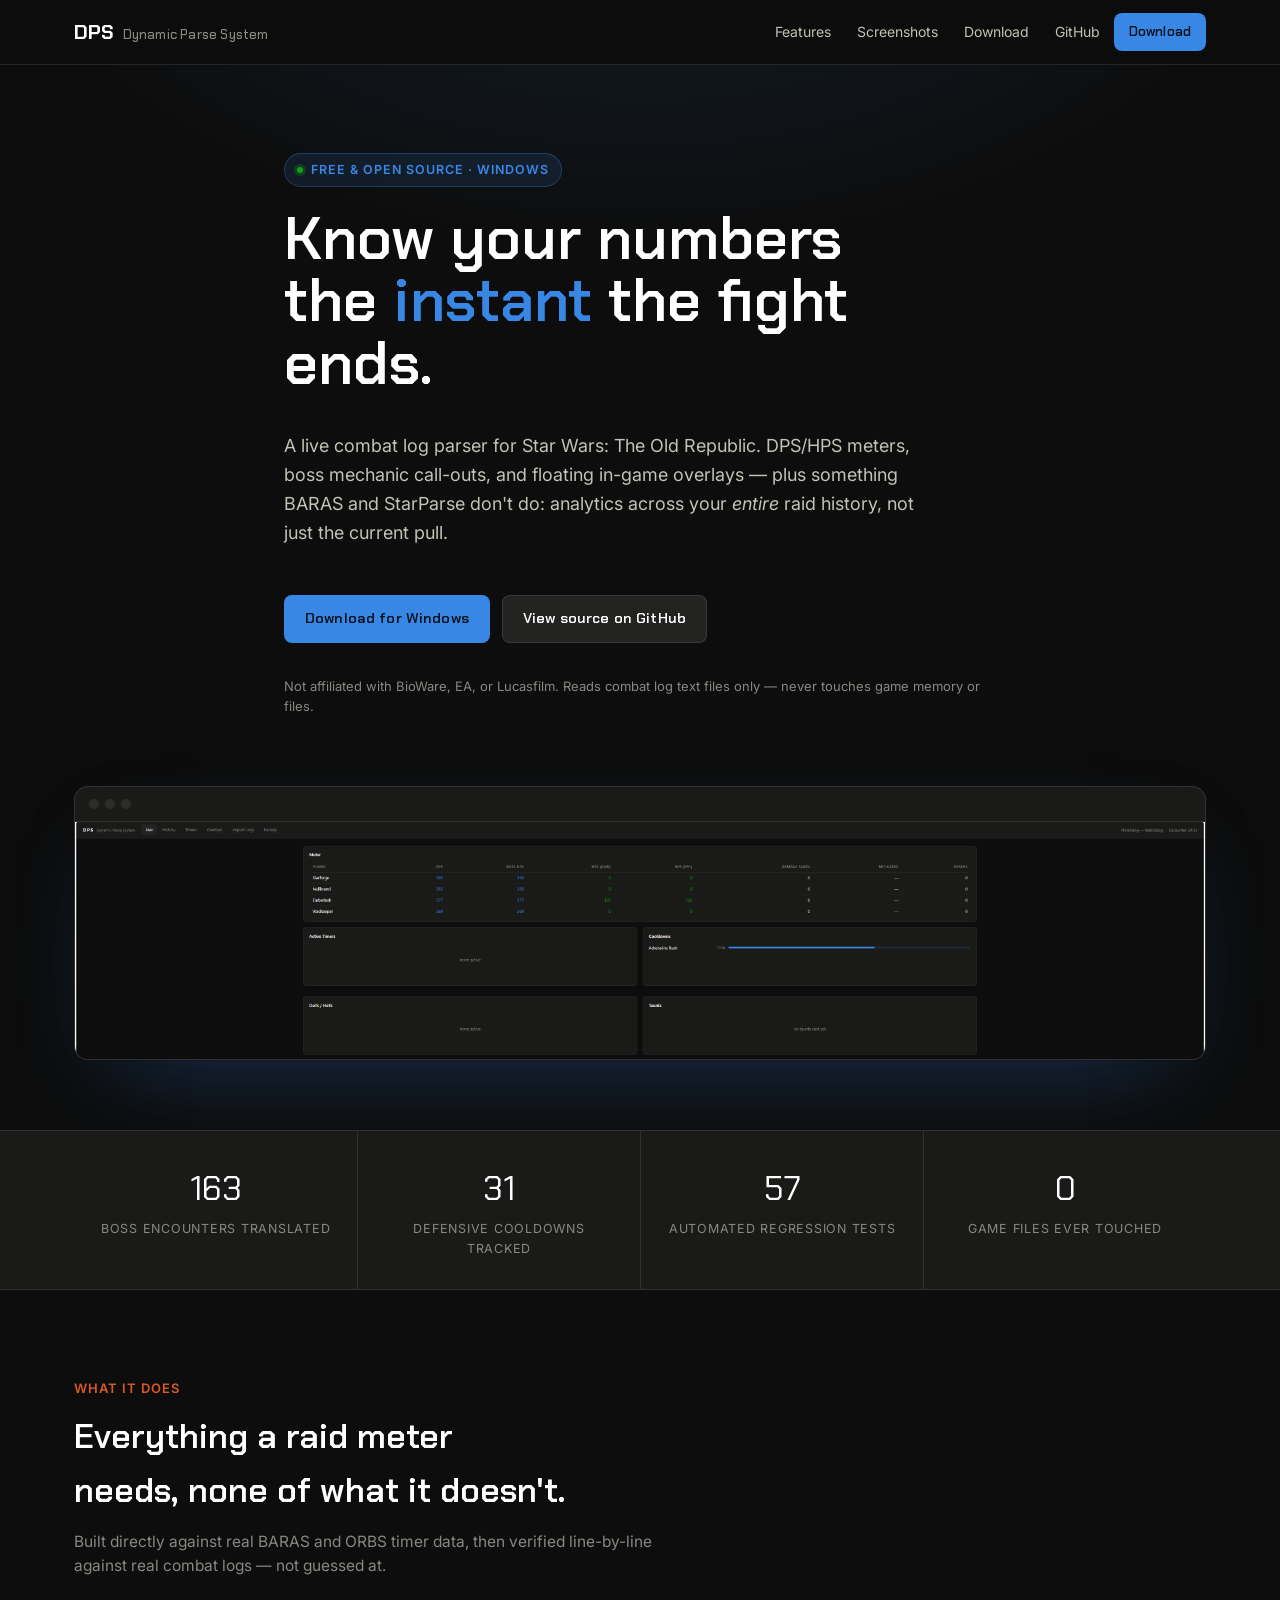
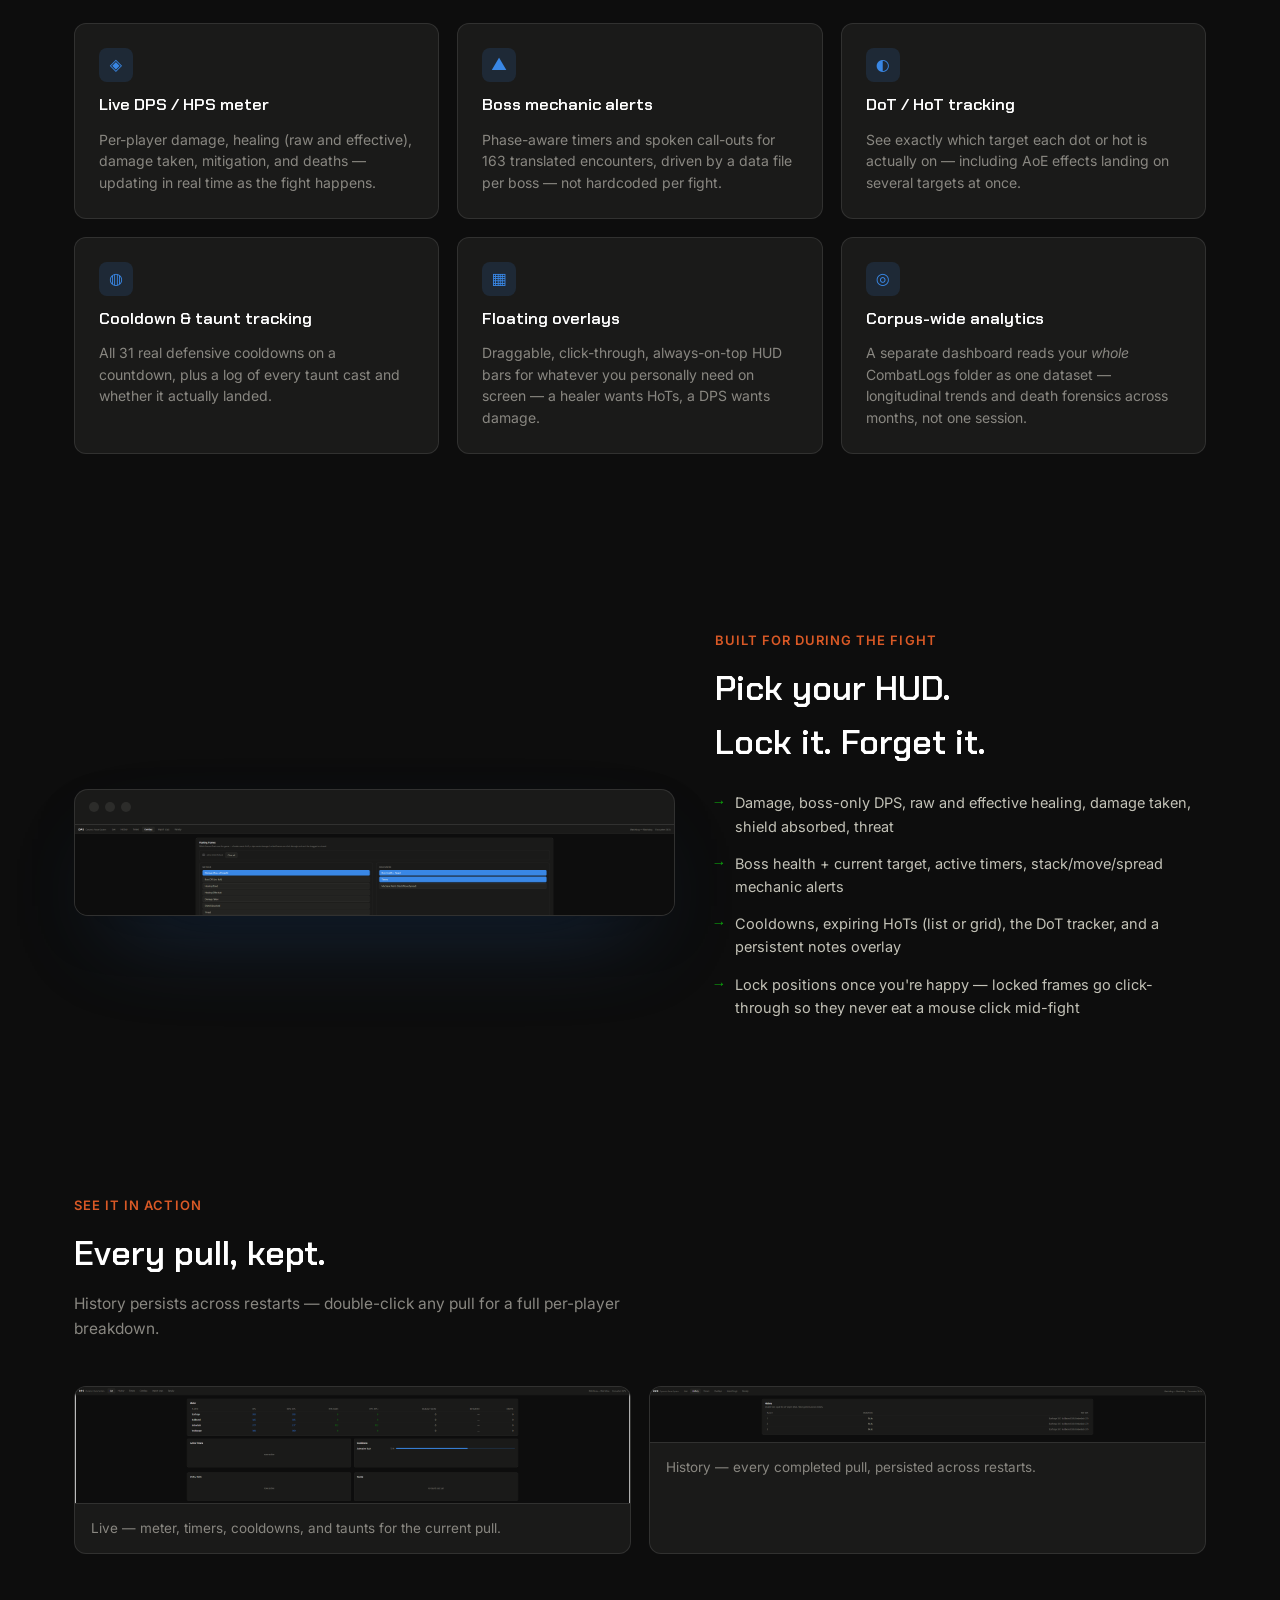
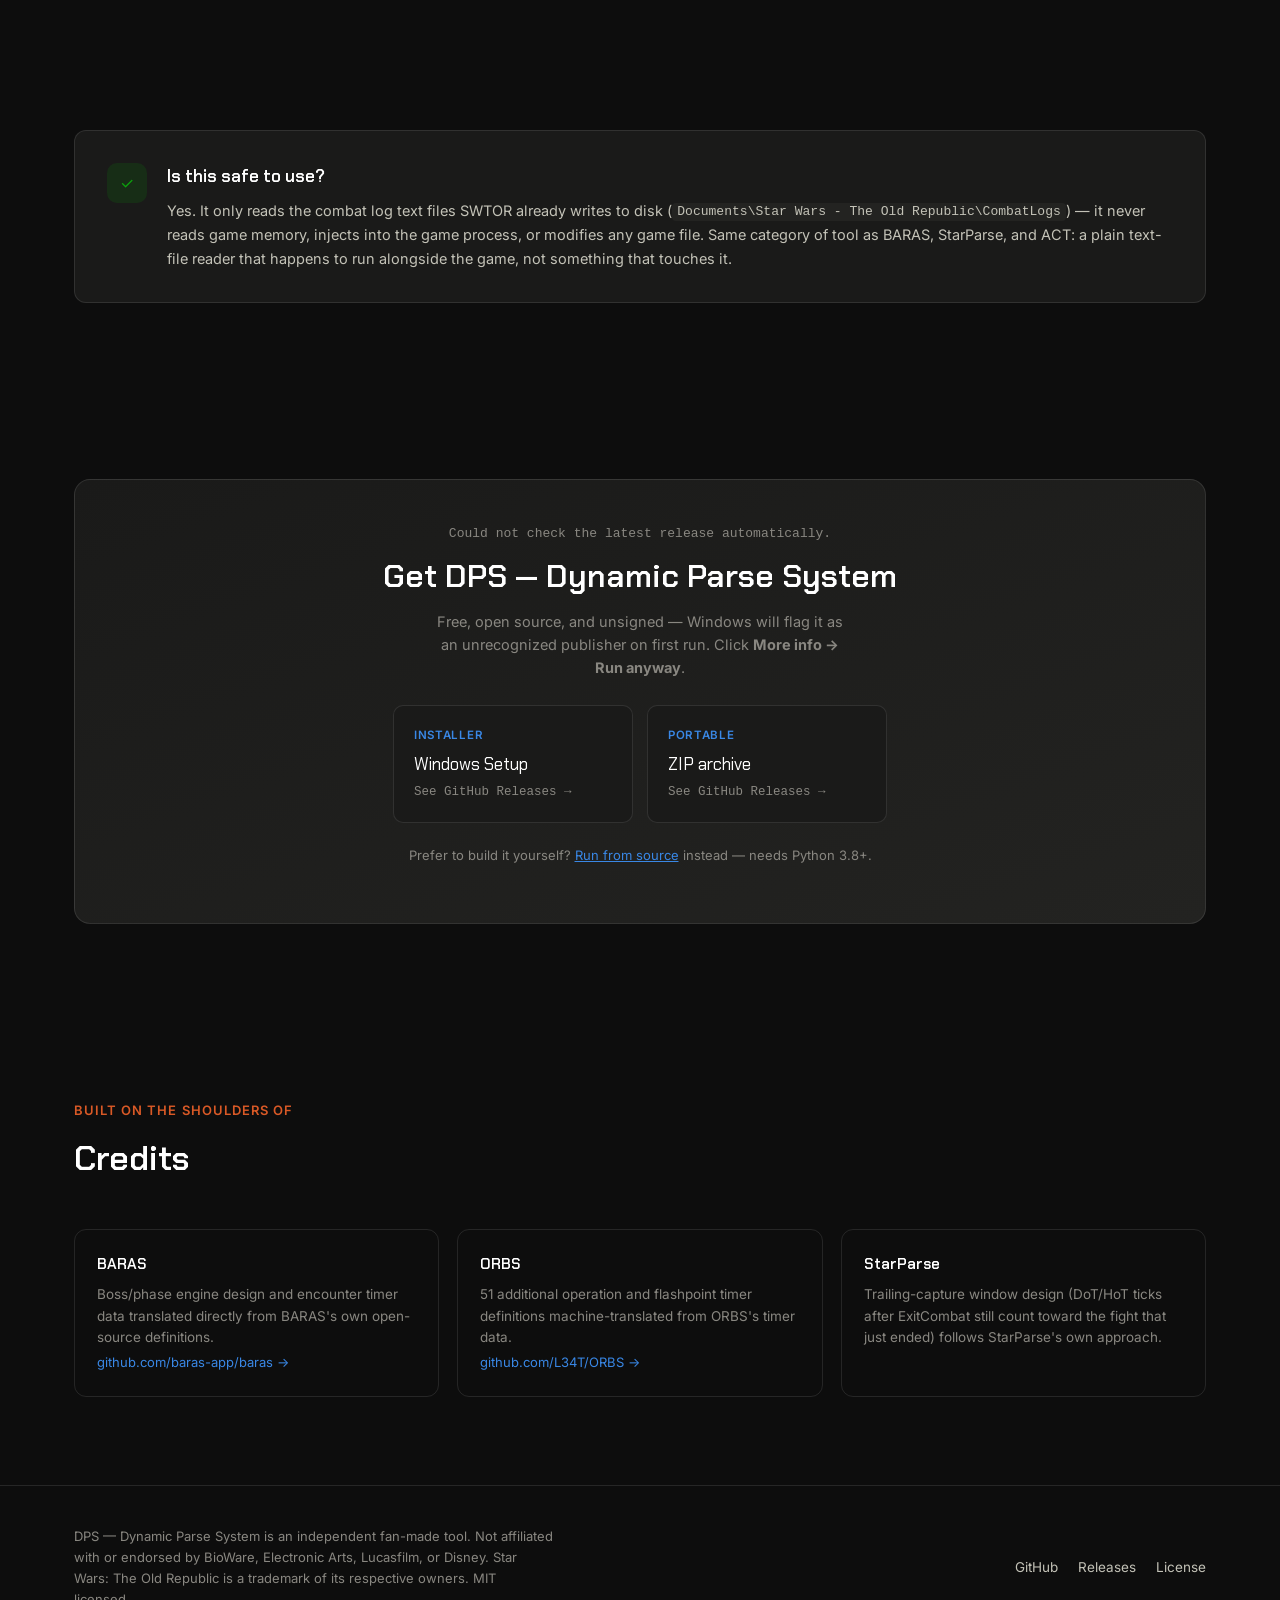
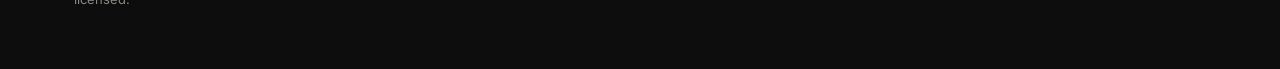
<file: docs/index.html>
<!doctype html>
<html lang="en">
<head>
<meta charset="utf-8">
<meta name="viewport" content="width=device-width, initial-scale=1">
<title>DPS — Dynamic Parse System</title>
<meta name="description" content="A live combat log parser for Star Wars: The Old Republic — DPS/HPS meters, boss mechanic alerts, floating overlays, and corpus-wide analytics across your whole raid history.">
<link rel="icon" href="data:image/svg+xml,%3Csvg xmlns='http://www.w3.org/2000/svg' viewBox='0 0 32 32'%3E%3Crect width='32' height='32' rx='7' fill='%230d0d0d'/%3E%3Cpath d='M4 18h5l3-9 5 16 3-11 2 4h6' fill='none' stroke='%233987e5' stroke-width='2.6' stroke-linecap='round' stroke-linejoin='round'/%3E%3C/svg%3E">
<link rel="preconnect" href="https://fonts.googleapis.com">
<link rel="preconnect" href="https://fonts.gstatic.com" crossorigin>
<link href="https://fonts.googleapis.com/css2?family=Chakra+Petch:wght@500;600;700&family=Inter:wght@400;500;600;700&display=swap" rel="stylesheet">
<style>
  :root {
    color-scheme: dark;
    --plane:      #0d0d0d;
    --surface:    #1a1a19;
    --surface-2:  #232321;
    --surface-3:  #2c2c2a;
    --ink:        #ffffff;
    --ink-2:      #c3c2b7;
    --ink-muted:  #898781;
    --hairline:   rgba(255,255,255,.10);
    --s1: #3987e5;   /* primary accent -- matches the app's own DPS column */
    --s2: #d95926;   /* secondary accent -- matches the app's own series 2 */
    --s3: #199e70;
    --good:     #0ca30c;
    --warning:  #fab219;
    --critical: #d03b3b;
    --radius: 12px;
    --display: "Chakra Petch", var(--body);
    --body: "Inter", system-ui, -apple-system, "Segoe UI", sans-serif;
    --mono: ui-monospace, "Cascadia Mono", Consolas, monospace;
  }
  * { box-sizing: border-box; }
  html { scroll-behavior: smooth; }
  body {
    margin: 0;
    background: var(--plane);
    color: var(--ink-2);
    font: 400 16px/1.6 var(--body);
    -webkit-font-smoothing: antialiased;
  }
  img { max-width: 100%; display: block; }
  a { color: inherit; }
  .wrap { max-width: 1180px; margin: 0 auto; padding: 0 24px; }
  h1, h2, h3 { font-family: var(--display); color: var(--ink); font-weight: 600; margin: 0; text-wrap: balance; }
  code { font-family: var(--mono); background: var(--surface-2); padding: .1em .4em; border-radius: 4px; font-size: .9em; }

  /* -------------------------------------------------------------- nav */
  header.site {
    position: sticky; top: 0; z-index: 20;
    background: rgba(13,13,13,.86); backdrop-filter: blur(10px);
    border-bottom: 1px solid var(--hairline);
  }
  header.site .bar { display: flex; align-items: center; gap: 14px; height: 64px; }
  .brand { display: flex; align-items: baseline; gap: 8px; font-family: var(--display); font-weight: 700;
    font-size: 20px; color: var(--ink); letter-spacing: .01em; }
  .brand em { font-style: normal; font-weight: 500; color: var(--ink-muted); font-size: 13px; }
  header.site nav { display: flex; gap: 26px; margin-left: auto; font-size: 14px; }
  header.site nav a { color: var(--ink-2); text-decoration: none; }
  header.site nav a:hover { color: var(--ink); }
  .btn {
    display: inline-flex; align-items: center; gap: 8px; font-family: var(--display); font-weight: 600;
    font-size: 14.5px; padding: 11px 20px; border-radius: 8px; text-decoration: none;
    border: 1px solid transparent; cursor: pointer; letter-spacing: .01em;
  }
  .btn.primary { background: var(--s1); color: #06131f; }
  .btn.primary:hover { background: #5a9fee; }
  .btn.ghost { background: var(--surface-2); color: var(--ink); border-color: var(--hairline); }
  .btn.ghost:hover { background: var(--surface-3); }
  .btn.small { padding: 8px 14px; font-size: 13px; }

  /* ------------------------------------------------------------- hero */
  .hero { padding: 88px 0 70px; position: relative; overflow: hidden; }
  .hero::before {
    content: ""; position: absolute; inset: -20% -10% auto -10%; height: 560px;
    background: radial-gradient(60% 100% at 50% 0%, rgba(57,135,229,.16), transparent 70%);
    pointer-events: none;
  }
  .hero .inner { position: relative; display: grid; gap: 20px; max-width: 760px; }
  .eyebrow {
    display: inline-flex; align-items: center; gap: 8px; width: fit-content;
    font-size: 12.5px; font-weight: 600; letter-spacing: .08em; text-transform: uppercase;
    color: var(--s1); background: rgba(57,135,229,.12); border: 1px solid rgba(57,135,229,.3);
    padding: 6px 12px; border-radius: 999px;
  }
  .eyebrow .dot { width: 6px; height: 6px; border-radius: 50%; background: var(--good); box-shadow: 0 0 0 3px rgba(12,163,12,.25); }
  .hero h1 { font-size: clamp(38px, 5.4vw, 60px); line-height: 1.04; }
  .hero h1 .accent { color: var(--s1); }
  .hero p.lede { font-size: 18px; color: var(--ink-2); max-width: 58ch; }
  .hero .ctas { display: flex; gap: 12px; flex-wrap: wrap; margin-top: 10px; }
  .hero .fineprint { font-size: 13px; color: var(--ink-muted); }

  .shot-frame {
    margin-top: 56px; border-radius: 14px; border: 1px solid var(--hairline);
    background: var(--surface); box-shadow: 0 40px 100px -40px rgba(57,135,229,.35), 0 20px 60px -30px rgba(0,0,0,.6);
    overflow: hidden;
  }
  .shot-frame .chrome { display: flex; gap: 6px; padding: 12px 14px; border-bottom: 1px solid var(--hairline); }
  .shot-frame .chrome span { width: 10px; height: 10px; border-radius: 50%; background: var(--surface-3); }
  .shot-frame img { width: 100%; }

  /* --------------------------------------------------------- stat strip */
  .stats { border-top: 1px solid var(--hairline); border-bottom: 1px solid var(--hairline); background: var(--surface); }
  .stats .row { display: grid; grid-template-columns: repeat(4, 1fr); }
  .stat { padding: 30px 24px; text-align: center; border-left: 1px solid var(--hairline); }
  .stat:first-child { border-left: none; }
  .stat .n { font-family: var(--display); font-size: 34px; color: var(--ink); font-variant-numeric: tabular-nums; }
  .stat .l { font-size: 12.5px; color: var(--ink-muted); text-transform: uppercase; letter-spacing: .06em; margin-top: 4px; }
  @media (max-width: 720px) { .stats .row { grid-template-columns: repeat(2, 1fr); } .stat:nth-child(3) { border-left: none; } }

  /* ------------------------------------------------------------ section */
  section { padding: 88px 0; }
  .section-head { max-width: 620px; margin-bottom: 44px; }
  .section-head .kicker { font-size: 13px; font-weight: 600; letter-spacing: .08em; text-transform: uppercase; color: var(--s2); margin-bottom: 10px; }
  .section-head h2 { font-size: clamp(26px, 3.4vw, 34px); }
  .section-head p { margin-top: 12px; color: var(--ink-muted); font-size: 15.5px; }

  /* -------------------------------------------------------------- grid */
  .grid { display: grid; grid-template-columns: repeat(3, 1fr); gap: 18px; }
  @media (max-width: 900px) { .grid { grid-template-columns: repeat(2, 1fr); } }
  @media (max-width: 620px) { .grid { grid-template-columns: 1fr; } }
  .card {
    background: var(--surface); border: 1px solid var(--hairline); border-radius: var(--radius);
    padding: 24px; display: flex; flex-direction: column; gap: 10px;
  }
  .card .ico { width: 34px; height: 34px; display: grid; place-items: center; border-radius: 8px;
    background: rgba(57,135,229,.14); color: var(--s1); }
  .card h3 { font-size: 16.5px; }
  .card p { font-size: 14px; color: var(--ink-muted); margin: 0; line-height: 1.55; }

  /* --------------------------------------------------------- showcase */
  .showcase { display: grid; grid-template-columns: 1.1fr .9fr; gap: 40px; align-items: center; }
  @media (max-width: 860px) { .showcase { grid-template-columns: 1fr; } }
  .showcase ul { list-style: none; margin: 22px 0 0; padding: 0; display: grid; gap: 14px; }
  .showcase li { display: flex; gap: 12px; font-size: 14.5px; color: var(--ink-2); }
  .showcase li .m { color: var(--good); font-family: var(--mono); flex: 0 0 auto; }

  .gallery { display: grid; grid-template-columns: 1fr 1fr; gap: 18px; }
  @media (max-width: 760px) { .gallery { grid-template-columns: 1fr; } }
  .gallery figure { margin: 0; border-radius: var(--radius); overflow: hidden; border: 1px solid var(--hairline); background: var(--surface); }
  .gallery figcaption { padding: 14px 16px; font-size: 13.5px; color: var(--ink-muted); border-top: 1px solid var(--hairline); }

  /* ----------------------------------------------------------- safety */
  .safety { background: var(--surface); border: 1px solid var(--hairline); border-radius: var(--radius); padding: 32px; display: flex; gap: 20px; }
  .safety .ico { flex: 0 0 auto; width: 40px; height: 40px; border-radius: 10px; display: grid; place-items: center;
    background: rgba(12,163,12,.14); color: var(--good); }
  .safety h3 { font-size: 17px; margin-bottom: 8px; }
  .safety p { font-size: 14.5px; color: var(--ink-2); margin: 0; }

  /* --------------------------------------------------------- downloads */
  .dl-panel { background: linear-gradient(160deg, var(--surface), var(--surface-2)); border: 1px solid var(--hairline);
    border-radius: 16px; padding: 44px; text-align: center; }
  .dl-panel .ver { font-family: var(--mono); font-size: 13px; color: var(--ink-muted); margin-bottom: 6px; min-height: 1.2em; }
  .dl-panel h2 { font-size: clamp(24px, 3vw, 32px); margin-bottom: 8px; }
  .dl-panel p.sub { color: var(--ink-muted); max-width: 46ch; margin: 0 auto 26px; font-size: 14.5px; }
  .dl-options { display: flex; gap: 14px; justify-content: center; flex-wrap: wrap; }
  .dl-card {
    width: 240px; background: var(--surface); border: 1px solid var(--hairline); border-radius: 10px;
    padding: 20px; text-align: left; text-decoration: none; color: var(--ink);
    transition: border-color .15s, transform .15s;
  }
  .dl-card:hover { border-color: var(--s1); transform: translateY(-2px); }
  .dl-card .tag { font-size: 11.5px; text-transform: uppercase; letter-spacing: .06em; color: var(--s1); font-weight: 600; }
  .dl-card .name { font-family: var(--display); font-size: 17px; margin: 6px 0 4px; }
  .dl-card .meta { font-size: 12.5px; color: var(--ink-muted); font-family: var(--mono); }
  .dl-note { margin-top: 22px; font-size: 13px; color: var(--ink-muted); }
  .dl-note a { color: var(--s1); text-decoration: underline; }
  .dl-fallback { font-size: 13.5px; color: var(--ink-muted); }

  /* ----------------------------------------------------------- credits */
  .credits-grid { display: grid; grid-template-columns: repeat(3, 1fr); gap: 18px; }
  @media (max-width: 760px) { .credits-grid { grid-template-columns: 1fr; } }
  .credit-card { border: 1px solid var(--hairline); border-radius: var(--radius); padding: 22px; }
  .credit-card h3 { font-size: 15px; margin-bottom: 8px; }
  .credit-card p { font-size: 13.5px; color: var(--ink-muted); margin: 0; }
  .credit-card a { color: var(--s1); text-decoration: none; font-size: 13px; }

  footer { border-top: 1px solid var(--hairline); padding: 40px 0 60px; }
  footer .row { display: flex; justify-content: space-between; align-items: center; gap: 20px; flex-wrap: wrap; }
  footer p { font-size: 13px; color: var(--ink-muted); margin: 0; max-width: 60ch; line-height: 1.6; }
  footer nav { display: flex; gap: 20px; font-size: 13.5px; }
  footer nav a { text-decoration: none; color: var(--ink-2); }
  footer nav a:hover { color: var(--ink); }
</style>
</head>
<body>

<header class="site">
  <div class="wrap bar">
    <div class="brand">DPS <em>Dynamic Parse System</em></div>
    <nav>
      <a href="#features">Features</a>
      <a href="#screenshots">Screenshots</a>
      <a href="#download">Download</a>
      <a href="https://github.com/TheRealDaakal/swtor-parser">GitHub</a>
    </nav>
    <a class="btn primary small" href="#download">Download</a>
  </div>
</header>

<section class="hero">
  <div class="wrap inner">
    <span class="eyebrow"><span class="dot"></span> Free &amp; open source · Windows</span>
    <h1>Know your numbers<br>the <span class="accent">instant</span> the fight ends.</h1>
    <p class="lede">A live combat log parser for Star Wars: The Old Republic. DPS/HPS meters,
      boss mechanic call-outs, and floating in-game overlays — plus something BARAS and StarParse
      don't do: analytics across your <em>entire</em> raid history, not just the current pull.</p>
    <div class="ctas">
      <a class="btn primary" href="#download">Download for Windows</a>
      <a class="btn ghost" href="https://github.com/TheRealDaakal/swtor-parser">View source on GitHub</a>
    </div>
    <p class="fineprint">Not affiliated with BioWare, EA, or Lucasfilm. Reads combat log text files only — never touches game memory or files.</p>
  </div>
  <div class="wrap">
    <div class="shot-frame">
      <div class="chrome"><span></span><span></span><span></span></div>
      <img src="assets/shot-live.png" alt="Live DPS/HPS meter, active timers, cooldowns, and taunt log, shown mid-fight against a boss encounter.">
    </div>
  </div>
</section>

<div class="stats">
  <div class="wrap row">
    <div class="stat"><div class="n">163</div><div class="l">Boss encounters translated</div></div>
    <div class="stat"><div class="n">31</div><div class="l">Defensive cooldowns tracked</div></div>
    <div class="stat"><div class="n">57</div><div class="l">Automated regression tests</div></div>
    <div class="stat"><div class="n">0</div><div class="l">Game files ever touched</div></div>
  </div>
</div>

<section id="features">
  <div class="wrap">
    <div class="section-head">
      <div class="kicker">What it does</div>
      <h2>Everything a raid meter needs, none of what it doesn't.</h2>
      <p>Built directly against real BARAS and ORBS timer data, then verified line-by-line
        against real combat logs — not guessed at.</p>
    </div>
    <div class="grid">
      <div class="card">
        <div class="ico">◈</div>
        <h3>Live DPS / HPS meter</h3>
        <p>Per-player damage, healing (raw and effective), damage taken, mitigation, and deaths — updating in real time as the fight happens.</p>
      </div>
      <div class="card">
        <div class="ico">▲</div>
        <h3>Boss mechanic alerts</h3>
        <p>Phase-aware timers and spoken call-outs for 163 translated encounters, driven by a data file per boss — not hardcoded per fight.</p>
      </div>
      <div class="card">
        <div class="ico">◐</div>
        <h3>DoT / HoT tracking</h3>
        <p>See exactly which target each dot or hot is actually on — including AoE effects landing on several targets at once.</p>
      </div>
      <div class="card">
        <div class="ico">◍</div>
        <h3>Cooldown &amp; taunt tracking</h3>
        <p>All 31 real defensive cooldowns on a countdown, plus a log of every taunt cast and whether it actually landed.</p>
      </div>
      <div class="card">
        <div class="ico">▦</div>
        <h3>Floating overlays</h3>
        <p>Draggable, click-through, always-on-top HUD bars for whatever you personally need on screen — a healer wants HoTs, a DPS wants damage.</p>
      </div>
      <div class="card">
        <div class="ico">◎</div>
        <h3>Corpus-wide analytics</h3>
        <p>A separate dashboard reads your <em>whole</em> CombatLogs folder as one dataset — longitudinal trends and death forensics across months, not one session.</p>
      </div>
    </div>
  </div>
</section>

<section>
  <div class="wrap showcase">
    <div>
      <div class="shot-frame">
        <div class="chrome"><span></span><span></span><span></span></div>
        <img src="assets/shot-overlays.png" alt="The overlay picker, showing every available floating HUD frame grouped by Metrics, Encounter, and Effects.">
      </div>
    </div>
    <div>
      <div class="section-head" style="margin-bottom:0">
        <div class="kicker">Built for during the fight</div>
        <h2>Pick your HUD. Lock it. Forget it.</h2>
      </div>
      <ul>
        <li><span class="m">→</span> Damage, boss-only DPS, raw and effective healing, damage taken, shield absorbed, threat</li>
        <li><span class="m">→</span> Boss health + current target, active timers, stack/move/spread mechanic alerts</li>
        <li><span class="m">→</span> Cooldowns, expiring HoTs (list or grid), the DoT tracker, and a persistent notes overlay</li>
        <li><span class="m">→</span> Lock positions once you're happy — locked frames go click-through so they never eat a mouse click mid-fight</li>
      </ul>
    </div>
  </div>
</section>

<section id="screenshots">
  <div class="wrap">
    <div class="section-head">
      <div class="kicker">See it in action</div>
      <h2>Every pull, kept.</h2>
      <p>History persists across restarts — double-click any pull for a full per-player breakdown.</p>
    </div>
    <div class="gallery">
      <figure>
        <img src="assets/shot-live.png" alt="Live tab: DPS/HPS meter, active timers, cooldowns, DoTs/HoTs, and taunts for the current pull.">
        <figcaption>Live — meter, timers, cooldowns, and taunts for the current pull.</figcaption>
      </figure>
      <figure>
        <img src="assets/shot-history.png" alt="History tab: a list of completed pulls with duration and top DPS.">
        <figcaption>History — every completed pull, persisted across restarts.</figcaption>
      </figure>
    </div>
  </div>
</section>

<section>
  <div class="wrap">
    <div class="safety">
      <div class="ico">✓</div>
      <div>
        <h3>Is this safe to use?</h3>
        <p>Yes. It only reads the combat log text files SWTOR already writes to disk
          (<code>Documents\Star Wars - The Old Republic\CombatLogs</code>) — it never reads game
          memory, injects into the game process, or modifies any game file. Same category of tool
          as BARAS, StarParse, and ACT: a plain text-file reader that happens to run alongside the
          game, not something that touches it.</p>
      </div>
    </div>
  </div>
</section>

<section id="download">
  <div class="wrap">
    <div class="dl-panel">
      <div class="ver" id="dl-version">Checking latest release…</div>
      <h2>Get DPS — Dynamic Parse System</h2>
      <p class="sub">Free, open source, and unsigned — Windows will flag it as an unrecognized
        publisher on first run. Click <strong>More info → Run anyway</strong>.</p>
      <div class="dl-options" id="dl-options">
        <a class="dl-card" href="https://github.com/TheRealDaakal/swtor-parser/releases/latest">
          <div class="tag">Installer</div>
          <div class="name">Windows Setup</div>
          <div class="meta">Loading…</div>
        </a>
        <a class="dl-card" href="https://github.com/TheRealDaakal/swtor-parser/releases/latest">
          <div class="tag">Portable</div>
          <div class="name">ZIP archive</div>
          <div class="meta">Loading…</div>
        </a>
      </div>
      <p class="dl-note">Prefer to build it yourself? <a href="https://github.com/TheRealDaakal/swtor-parser#run-it">Run from source</a> instead — needs Python 3.8+.</p>
    </div>
  </div>
</section>

<section>
  <div class="wrap">
    <div class="section-head">
      <div class="kicker">Built on the shoulders of</div>
      <h2>Credits</h2>
    </div>
    <div class="credits-grid">
      <div class="credit-card">
        <h3>BARAS</h3>
        <p>Boss/phase engine design and encounter timer data translated directly from BARAS's own open-source definitions.</p>
        <a href="https://github.com/baras-app/baras">github.com/baras-app/baras →</a>
      </div>
      <div class="credit-card">
        <h3>ORBS</h3>
        <p>51 additional operation and flashpoint timer definitions machine-translated from ORBS's timer data.</p>
        <a href="https://github.com/L34T/ORBS">github.com/L34T/ORBS →</a>
      </div>
      <div class="credit-card">
        <h3>StarParse</h3>
        <p>Trailing-capture window design (DoT/HoT ticks after ExitCombat still count toward the fight that just ended) follows StarParse's own approach.</p>
      </div>
    </div>
  </div>
</section>

<footer>
  <div class="wrap row">
    <p>DPS — Dynamic Parse System is an independent fan-made tool. Not affiliated with or
      endorsed by BioWare, Electronic Arts, Lucasfilm, or Disney. Star Wars: The Old Republic
      is a trademark of its respective owners. MIT licensed.</p>
    <nav>
      <a href="https://github.com/TheRealDaakal/swtor-parser">GitHub</a>
      <a href="https://github.com/TheRealDaakal/swtor-parser/releases">Releases</a>
      <a href="https://github.com/TheRealDaakal/swtor-parser/blob/master/LICENSE">License</a>
    </nav>
  </div>
</footer>

<script>
(async function () {
  const versionEl = document.getElementById('dl-version');
  const optionsEl = document.getElementById('dl-options');
  const fmtBytes = (n) => (n / (1024 * 1024)).toFixed(1) + ' MB';

  try {
    const res = await fetch('https://api.github.com/repos/TheRealDaakal/swtor-parser/releases/latest');
    if (!res.ok) throw new Error('release fetch failed: ' + res.status);
    const rel = await res.json();
    versionEl.textContent = 'Latest release: ' + rel.tag_name;

    const setup = (rel.assets || []).find(a => a.name.endsWith('-setup.exe'));
    const zip = (rel.assets || []).find(a => a.name.endsWith('-win64.zip'));
    const cards = optionsEl.querySelectorAll('.dl-card');

    if (setup) {
      cards[0].href = setup.browser_download_url;
      cards[0].querySelector('.meta').textContent = setup.name + ' · ' + fmtBytes(setup.size);
    } else {
      cards[0].querySelector('.meta').textContent = 'Not attached to this release';
    }
    if (zip) {
      cards[1].href = zip.browser_download_url;
      cards[1].querySelector('.meta').textContent = zip.name + ' · ' + fmtBytes(zip.size);
    } else {
      cards[1].querySelector('.meta').textContent = 'Not attached to this release';
    }
  } catch (err) {
    versionEl.textContent = 'Could not check the latest release automatically.';
    optionsEl.querySelectorAll('.dl-card .meta').forEach(el => { el.textContent = 'See GitHub Releases →'; });
  }
})();
</script>

</body>
</html>
</file>
